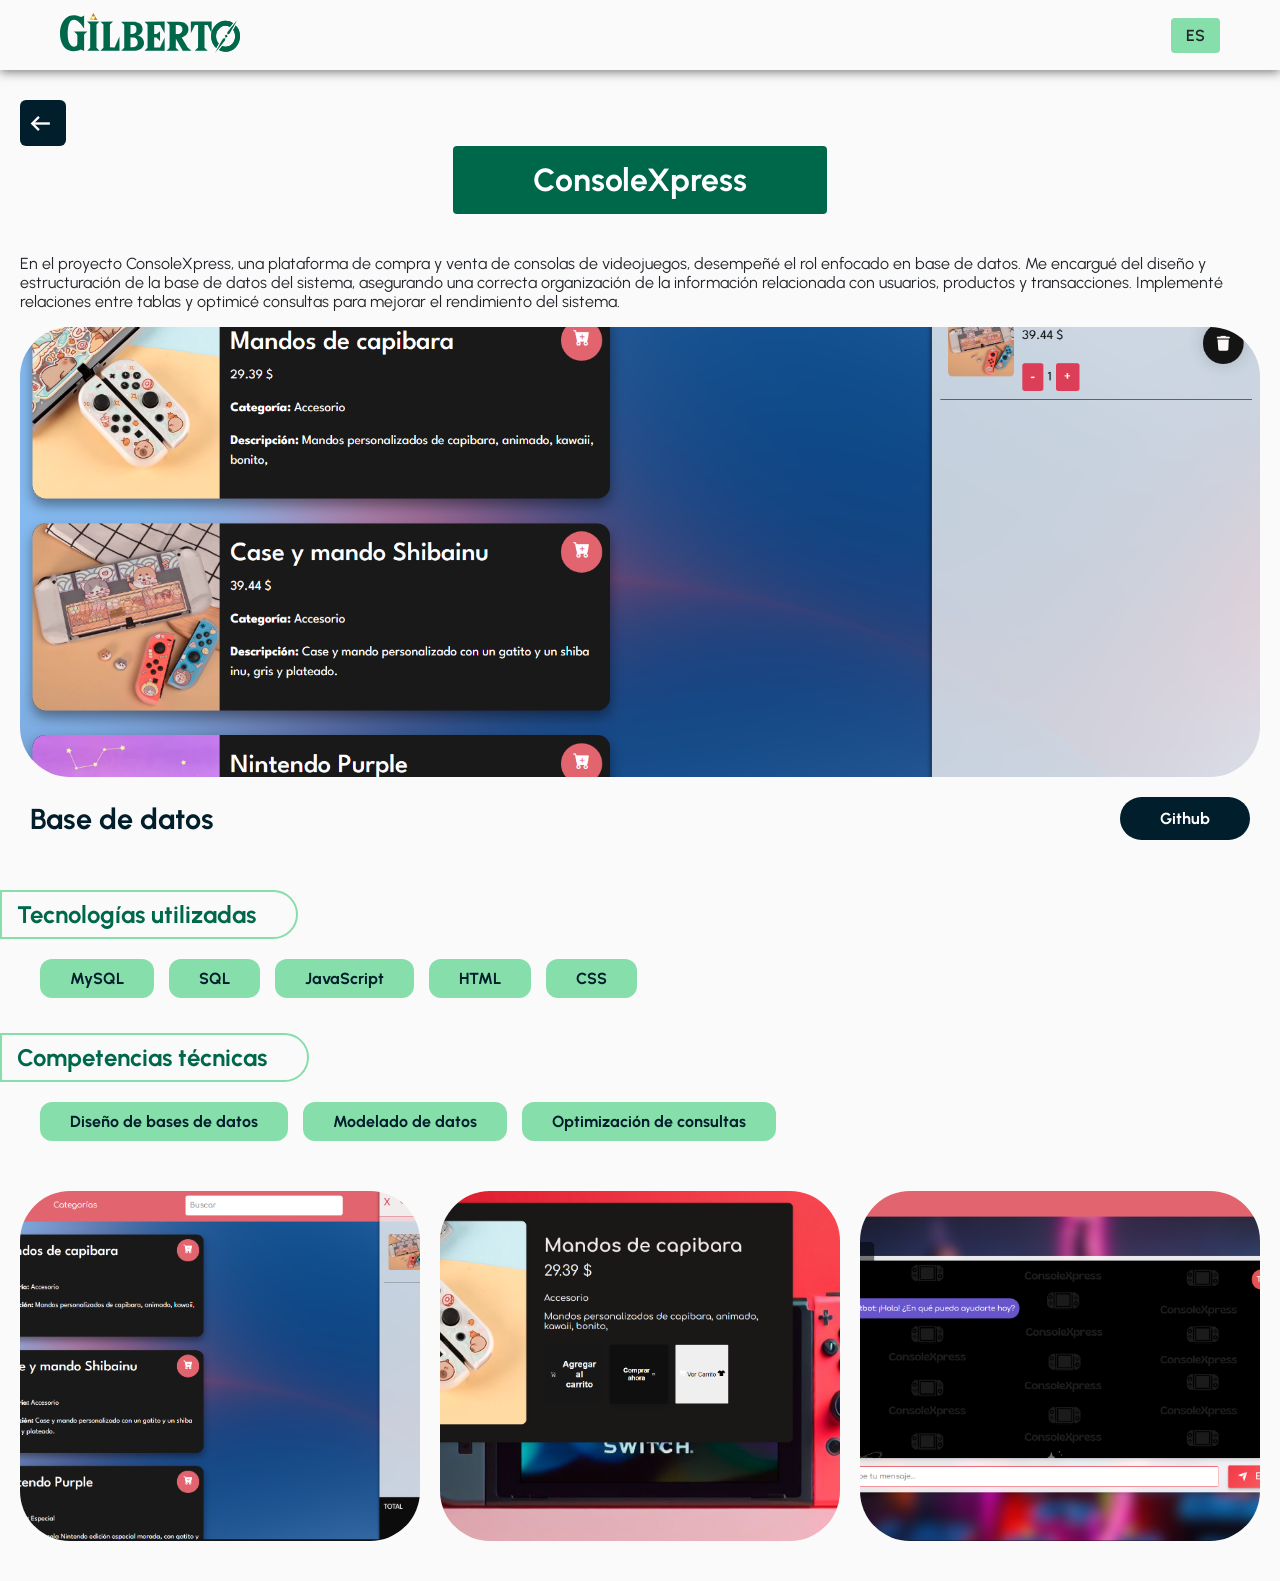
<file: proyectos/consolexpress/consolexpress.html>
<!doctype html>
<html lang="es">
  <head>
    <meta charset="UTF-8" />
    <meta name="viewport" content="width=device-width, initial-scale=1.0" />
    <link
      href="https://fonts.googleapis.com/css2?family=Urbanist:ital,wght@0,100..900;1,100..900&display=swap"
      rel="stylesheet"
    />

    <title>ConsoleXpress</title>

    <link rel="stylesheet" href="../../proyectos/estilo-proyecto.css" />
  </head>

  <body>
    <header class="navegacion">
      <div class="logo">
        <img
          src="../../images/logo/logo-gil-verde.svg"
          class="logo-nav"
          alt=""
        />
      </div>

      <a class="idioma" id="btnIdioma">ES</a>
    </header>

    <main class="contenedor-proyecto">
      <a href="../../index.html" class="btn-regresar">
        <svg
          viewBox="0 0 32 32"
          width="25px"
          xmlns="http://www.w3.org/2000/svg"
        >
          <line
            fill="none"
            stroke="#FFFFFF"
            stroke-width="3"
            x1="6"
            y1="16"
            x2="28"
            y2="16"
          />
          <polyline
            fill="none"
            stroke="#FFFFFF"
            stroke-width="3"
            points="14,24.5 5.5,16 14,7.5 "
          />
        </svg>
      </a>

      <header class="proyecto-header-center">
        <h1 class="proyecto-titulo-box">ConsoleXpress</h1>
      </header>

      <p
        class="proyecto-descripcion-corta"
        data-es="En el proyecto ConsoleXpress, una plataforma de compra y venta de consolas de videojuegos, desempeñé el rol enfocado en base de datos. Me encargué del diseño y estructuración de la base de datos del sistema, asegurando una correcta organización de la información relacionada con usuarios, productos y transacciones. Implementé relaciones entre tablas y optimicé consultas para mejorar el rendimiento del sistema."
        data-en="In the ConsoleXpress project, a platform for buying and selling video game consoles, I played a database-focused role. I was responsible for designing and structuring the system's database, ensuring proper organization of information related to users, products, and transactions. I implemented relationships between tables and optimized queries to improve system performance."
      >
        En el proyecto ConsoleXpress, una plataforma de compra y venta de
        consolas de videojuegos, desempeñé el rol enfocado en base de datos. Me
        encargué del diseño y estructuración de la base de datos del sistema,
        asegurando una correcta organización de la información relacionada con
        usuarios, productos y transacciones. Implementé relaciones entre tablas
        y optimicé consultas para mejorar el rendimiento del sistema.
      </p>

      <section class="banner-principal">
        <img
          src="../../proyectos/consolexpress/img-console-carrito.png"
          class="img-redondeada principal"
          alt="Vista previa"
        />
      </section>

      <div class="header-bottom-row">
        <h2 class="proyecto-rol" data-es="Base de datos" data-en="Database">
          Base de datos
        </h2>

        <a
          href="#"
          target="_blank"
          class="btn-github-dark"
          data-es="Github"
          data-en="Github"
        >
          Github
        </a>
      </div>

      <section class="info-seccion">
        <div
          class="etiqueta-verde-borde"
          data-es="Tecnologías utilizadas"
          data-en="Technologies Used"
        >
          Tecnologías utilizadas
        </div>

        <div class="tags-contenedor">
          <span class="tag-verde-claro">MySQL</span>
          <span class="tag-verde-claro">SQL</span>
          <span class="tag-verde-claro">JavaScript</span>
          <span class="tag-verde-claro">HTML</span>
          <span class="tag-verde-claro">CSS</span>
        </div>
      </section>

      <section class="info-seccion">
        <div
          class="etiqueta-verde-borde"
          data-es="Competencias técnicas"
          data-en="Technical Skills"
        >
          Competencias técnicas
        </div>

        <div class="tags-contenedor">
          <span
            class="tag-verde-claro"
            data-es="Diseño de bases de datos"
            data-en="Database Design"
          >
            Diseño de bases de datos
          </span>

          <span
            class="tag-verde-claro"
            data-es="Modelado de datos"
            data-en="Data Modeling"
          >
            Modelado de datos
          </span>

          <span
            class="tag-verde-claro"
            data-es="Optimización de consultas"
            data-en="Query Optimization"
          >
            Optimización de consultas
          </span>
        </div>
      </section>

      <section class="galeria-pruebas">
        <img
          src="../../proyectos/consolexpress/img-console-carrito.png"
          class="img-redondeada secundaria"
          alt="Prueba 1"
        />
        <img
          src="../../proyectos/consolexpress/console-individual.png"
          class="img-redondeada secundaria"
          alt="Prueba 2"
        />
        <img
          src="../../proyectos/consolexpress/chatbot.png"
          class="img-redondeada secundaria"
          alt="Prueba 3"
        />
      </section>
    </main>

    <script src="../../js/traductor.js"></script>
  </body>
</html>
</file>
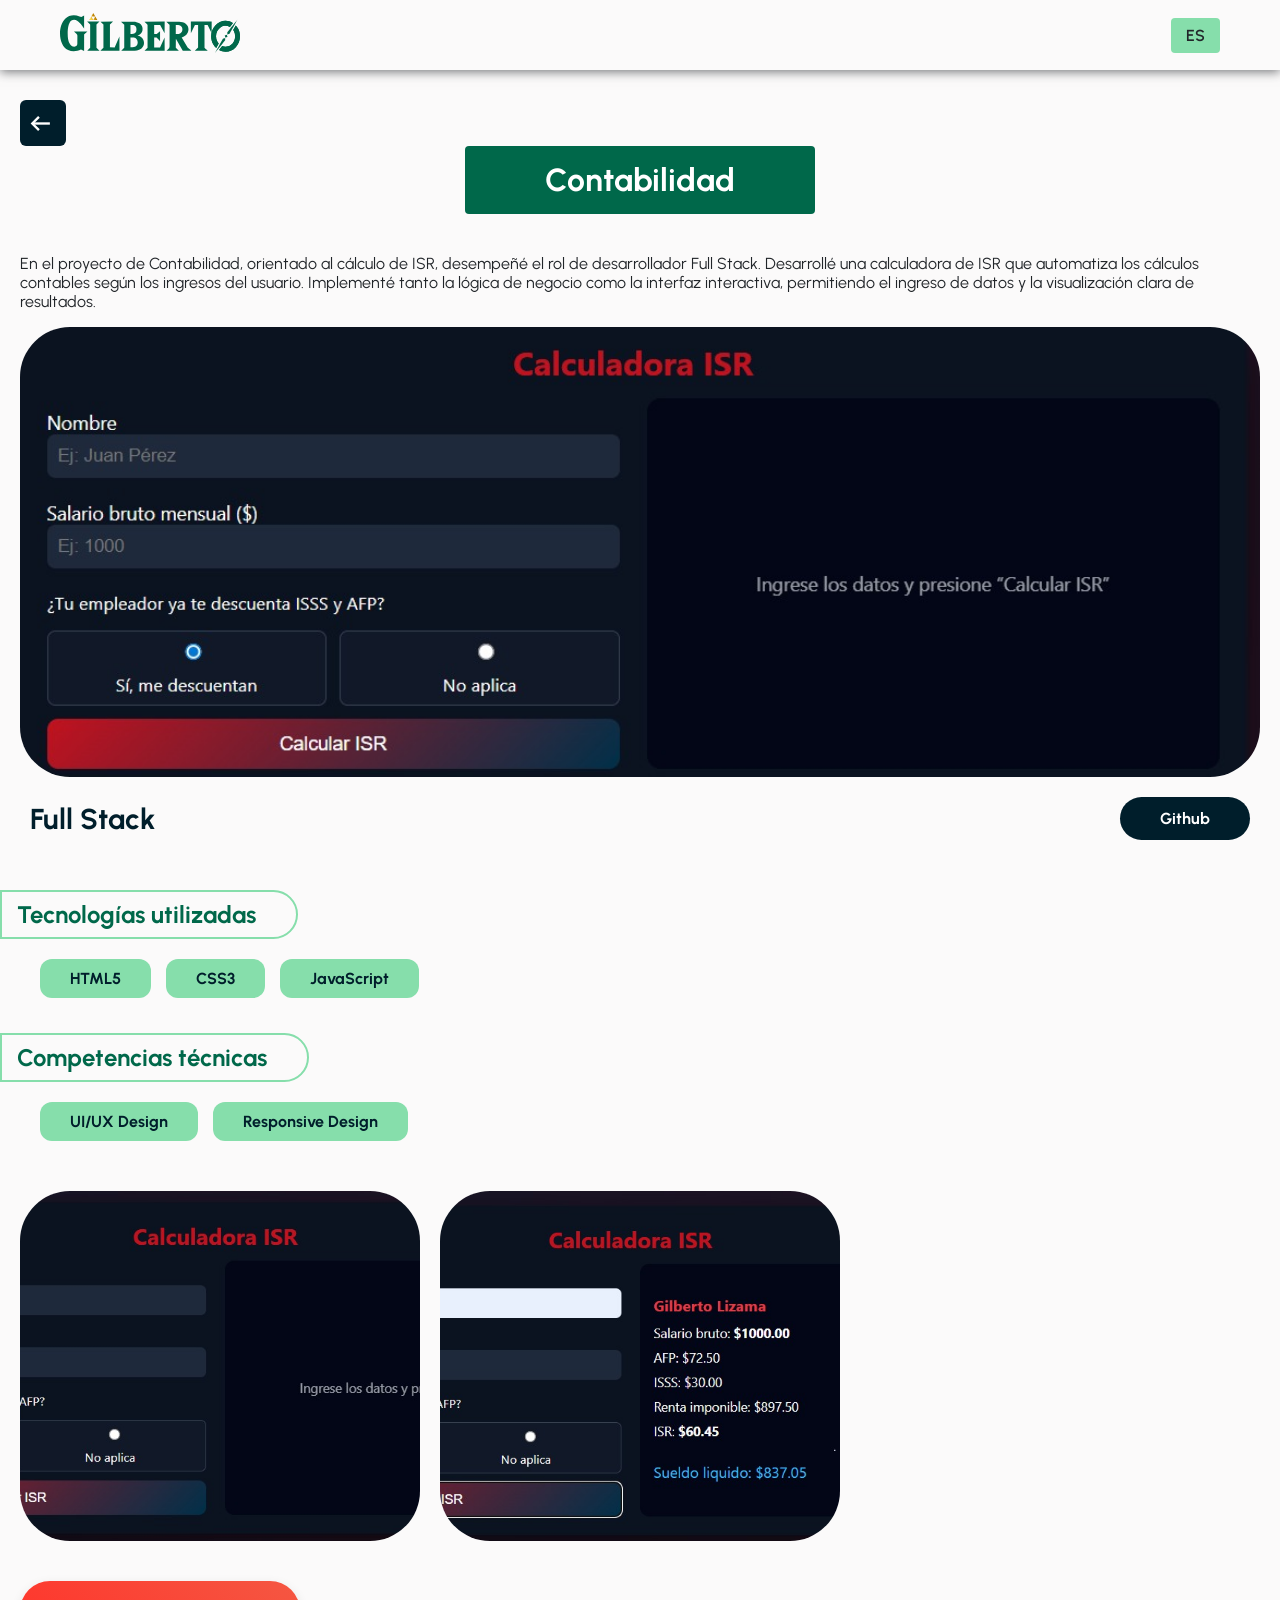
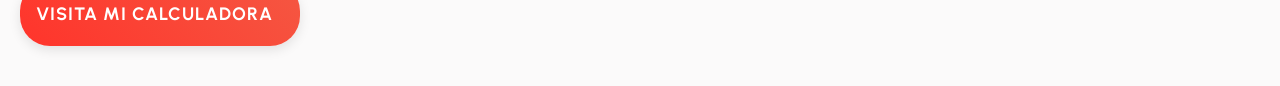
<file: proyectos/contabilidad/contabilidad.html>
<!doctype html>
<html lang="es">
  <head>
    <meta charset="UTF-8" />
    <meta name="viewport" content="width=device-width, initial-scale=1.0" />
    <link
      href="https://fonts.googleapis.com/css2?family=Urbanist:ital,wght@0,100..900;1,100..900&display=swap"
      rel="stylesheet"
    />

    <title>Contabilidad</title>

    <link rel="stylesheet" href="../../proyectos/estilo-proyecto.css" />
  </head>

  <body>
    <header class="navegacion">
      <div class="logo">
        <img
          src="../../images/logo/logo-gil-verde.svg"
          class="logo-nav"
          alt=""
        />
      </div>

      <a class="idioma" id="btnIdioma">ES</a>
    </header>

    <main class="contenedor-proyecto">
      <a href="../../index.html" class="btn-regresar">
        <svg
          viewBox="0 0 32 32"
          width="25px"
          xmlns="http://www.w3.org/2000/svg"
        >
          <line
            fill="none"
            stroke="#FFFFFF"
            stroke-width="3"
            x1="6"
            y1="16"
            x2="28"
            y2="16"
          />
          <polyline
            fill="none"
            stroke="#FFFFFF"
            stroke-width="3"
            points="14,24.5 5.5,16 14,7.5 "
          />
        </svg>
      </a>

      <header class="proyecto-header-center">
        <h1 class="proyecto-titulo-box">Contabilidad</h1>
      </header>

      <p
        class="proyecto-descripcion-corta"
        data-es="En el proyecto de Contabilidad, orientado al cálculo de ISR, desempeñé el rol de desarrollador Full Stack. Desarrollé una calculadora de ISR que automatiza los cálculos contables según los ingresos del usuario. Implementé tanto la lógica de negocio como la interfaz interactiva, permitiendo el ingreso de datos y la visualización clara de resultados."
        data-en="In the Accounting project, focused on income tax (ISR) calculation, I worked as a Full Stack developer. I developed an ISR calculator that automates accounting calculations based on user income. I implemented both the business logic and the interactive interface, allowing data input and clear visualization of results."
      >
        En el proyecto de Contabilidad, orientado al cálculo de ISR, desempeñé
        el rol de desarrollador Full Stack. Desarrollé una calculadora de ISR
        que automatiza los cálculos contables según los ingresos del usuario.
        Implementé tanto la lógica de negocio como la interfaz interactiva,
        permitiendo el ingreso de datos y la visualización clara de resultados.
      </p>

      <section class="banner-principal">
        <img
          src="../../proyectos/contabilidad/cont1.jpg"
          class="img-redondeada principal"
          alt="Vista previa"
        />
      </section>

      <div class="header-bottom-row">
        <h2 class="proyecto-rol" data-es="Full Stack" data-en="Full Stack">
          Full Stack
        </h2>

        <a
          href="https://github.com/Hatreck1/Calculadora-contabilidad.git"
          target="_blank"
          class="btn-github-dark"
          data-es="Github"
          data-en="Github"
        >
          Github
        </a>
      </div>

      <section class="info-seccion">
        <div
          class="etiqueta-verde-borde"
          data-es="Tecnologías utilizadas"
          data-en="Technologies Used"
        >
          Tecnologías utilizadas
        </div>

        <div class="tags-contenedor">
          <span class="tag-verde-claro">HTML5</span>
          <span class="tag-verde-claro">CSS3</span>
          <span class="tag-verde-claro">JavaScript</span>
        </div>
      </section>

      <section class="info-seccion">
        <div
          class="etiqueta-verde-borde"
          data-es="Competencias técnicas"
          data-en="Technical Skills"
        >
          Competencias técnicas
        </div>

        <div class="tags-contenedor">
          <span class="tag-verde-claro">UI/UX Design</span>
          <span class="tag-verde-claro">Responsive Design</span>
        </div>
      </section>

      <section class="galeria-pruebas">
        <img
          src="../../proyectos/contabilidad/cont1.jpg"
          class="img-redondeada secundaria"
          alt="Prueba 1"
        />
        <img
          src="../../proyectos/contabilidad/cont2.jpg"
          class="img-redondeada secundaria"
          alt="Prueba 2"
        />
      </section>

      <a
        href="https://hatreck1.github.io/Calculadora-contabilidad/"
        target="_blank"
        class="btn-contabilidad"
      >
        <span class="btn-text">Visita Mi Calculadora</span>
        <i class="ph ph-arrow-up-right"></i>
      </a>
    </main>

    <script src="../../js/traductor.js"></script>
  </body>
</html>
</file>
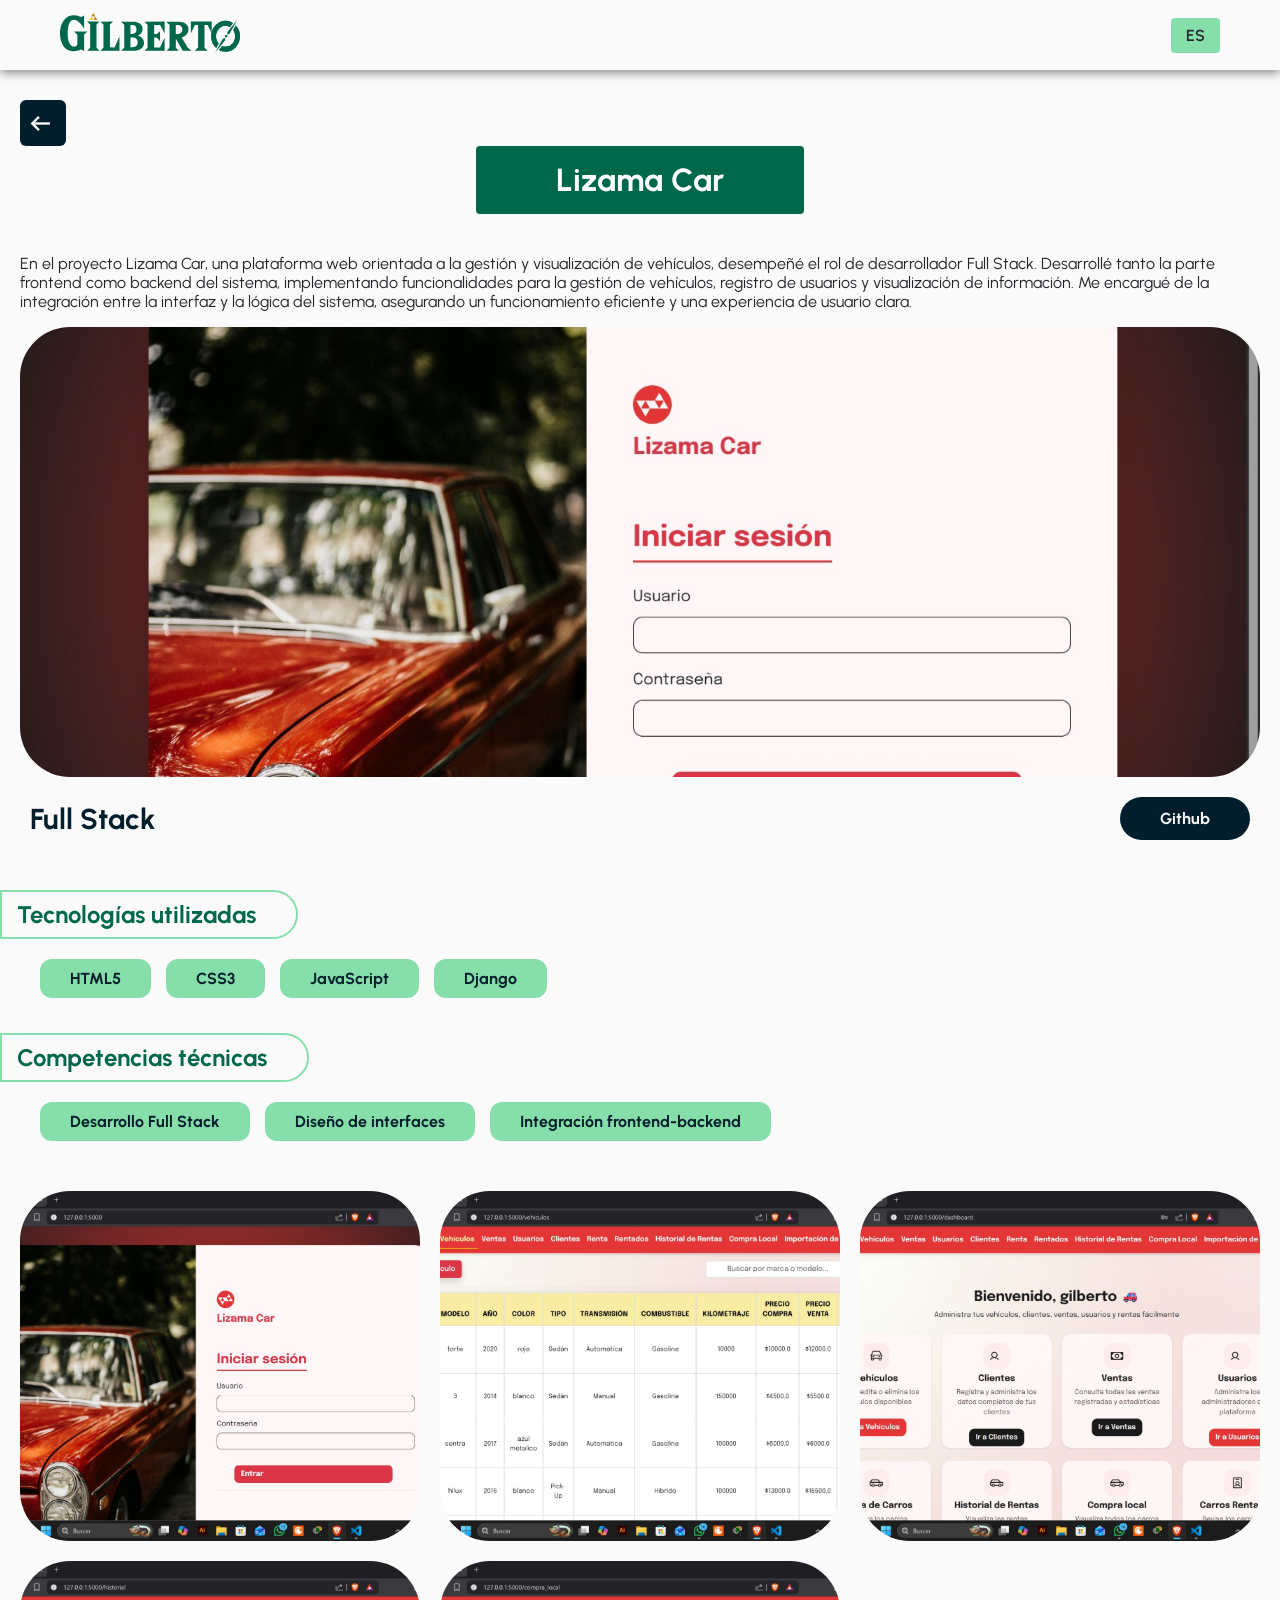
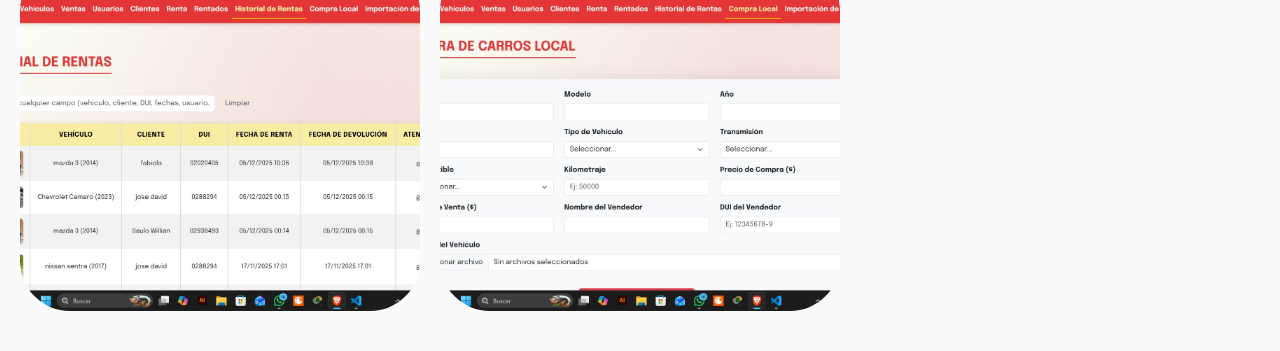
<file: proyectos/lizama-car/lizama-car.html>
<!doctype html>
<html lang="es">
  <head>
    <meta charset="UTF-8" />
    <meta name="viewport" content="width=device-width, initial-scale=1.0" />
    <link
      href="https://fonts.googleapis.com/css2?family=Urbanist:ital,wght@0,100..900;1,100..900&display=swap"
      rel="stylesheet"
    />

    <title>Lizama Car</title>

    <link rel="stylesheet" href="/proyectos/estilo-proyecto.css" />
  </head>

  <body>
    <header class="navegacion">
      <div class="logo">
        <img src="/images/logo/logo-gil-verde.svg" class="logo-nav" alt="" />
      </div>

      <a class="idioma" id="btnIdioma">ES</a>
    </header>

    <main class="contenedor-proyecto">
      <a href="../../index.html" class="btn-regresar">
        <svg
          viewBox="0 0 32 32"
          width="25px"
          xmlns="http://www.w3.org/2000/svg"
        >
          <line
            fill="none"
            stroke="#FFFFFF"
            stroke-width="3"
            x1="6"
            y1="16"
            x2="28"
            y2="16"
          />
          <polyline
            fill="none"
            stroke="#FFFFFF"
            stroke-width="3"
            points="14,24.5 5.5,16 14,7.5 "
          />
        </svg>
      </a>

      <header class="proyecto-header-center">
        <h1 class="proyecto-titulo-box">Lizama Car</h1>
      </header>

      <p
        class="proyecto-descripcion-corta"
        data-es="En el proyecto Lizama Car, una plataforma web orientada a la gestión y visualización de vehículos, desempeñé el rol de desarrollador Full Stack. Desarrollé tanto la parte frontend como backend del sistema, implementando funcionalidades para la gestión de vehículos, registro de usuarios y visualización de información. Me encargué de la integración entre la interfaz y la lógica del sistema, asegurando un funcionamiento eficiente y una experiencia de usuario clara."
        data-en="In the Lizama Car project, a web platform focused on vehicle management and visualization, I worked as a Full Stack developer. I developed both the frontend and backend of the system, implementing features for vehicle management, user registration, and data visualization. I was responsible for integrating the interface with the system logic, ensuring efficient performance and a clear user experience."
      >
        En el proyecto Lizama Car, una plataforma web orientada a la gestión y
        visualización de vehículos, desempeñé el rol de desarrollador Full
        Stack. Desarrollé tanto la parte frontend como backend del sistema,
        implementando funcionalidades para la gestión de vehículos, registro de
        usuarios y visualización de información. Me encargué de la integración
        entre la interfaz y la lógica del sistema, asegurando un funcionamiento
        eficiente y una experiencia de usuario clara.
      </p>

      <section class="banner-principal">
        <img
          src="/proyectos/lizama-car/login.jpg"
          class="img-redondeada principal"
          alt="Vista previa"
        />
      </section>

      <div class="header-bottom-row">
        <h2 class="proyecto-rol" data-es="Full Stack" data-en="Full Stack">
          Full Stack
        </h2>

        <a
          href="https://github.com/Hatreck1/Progra-III-2025.git"
          target="_blank"
          class="btn-github-dark"
          data-es="Github"
          data-en="Github"
        >
          Github
        </a>
      </div>

      <section class="info-seccion">
        <div
          class="etiqueta-verde-borde"
          data-es="Tecnologías utilizadas"
          data-en="Technologies Used"
        >
          Tecnologías utilizadas
        </div>

        <div class="tags-contenedor">
          <span class="tag-verde-claro">HTML5</span>
          <span class="tag-verde-claro">CSS3</span>
          <span class="tag-verde-claro">JavaScript</span>
          <span class="tag-verde-claro">Django</span>
        </div>
      </section>

      <section class="info-seccion">
        <div
          class="etiqueta-verde-borde"
          data-es="Competencias técnicas"
          data-en="Technical Skills"
        >
          Competencias técnicas
        </div>

        <div class="tags-contenedor">
          <span
            class="tag-verde-claro"
            data-es="Desarrollo Full Stack"
            data-en="Full Stack Development"
          >
            Desarrollo Full Stack
          </span>

          <span
            class="tag-verde-claro"
            data-es="Diseño de interfaces"
            data-en="Interface Design"
          >
            Diseño de interfaces
          </span>

          <span
            class="tag-verde-claro"
            data-es="Integración frontend-backend"
            data-en="Frontend-Backend Integration"
          >
            Integración frontend-backend
          </span>
        </div>
      </section>

      <section class="galeria-pruebas">
        <img
          src="/proyectos/lizama-car/login.jpg"
          class="img-redondeada secundaria"
          alt="Prueba 1"
        />
        <img
          src="/proyectos/lizama-car/car1.jpg"
          class="img-redondeada secundaria"
          alt="Prueba 2"
        />
        <img
          src="/proyectos/lizama-car/car2.jpg"
          class="img-redondeada secundaria"
          alt="Prueba 3"
        />
        <img
          src="/proyectos/lizama-car/car3.jpg"
          class="img-redondeada secundaria"
          alt="Prueba 4"
        />
        <img
          src="/proyectos/lizama-car/car4.jpg"
          class="img-redondeada secundaria"
          alt="Prueba 5"
        />
      </section>
    </main>

    <script src="../../js/traductor.js"></script>
  </body>
</html>
</file>
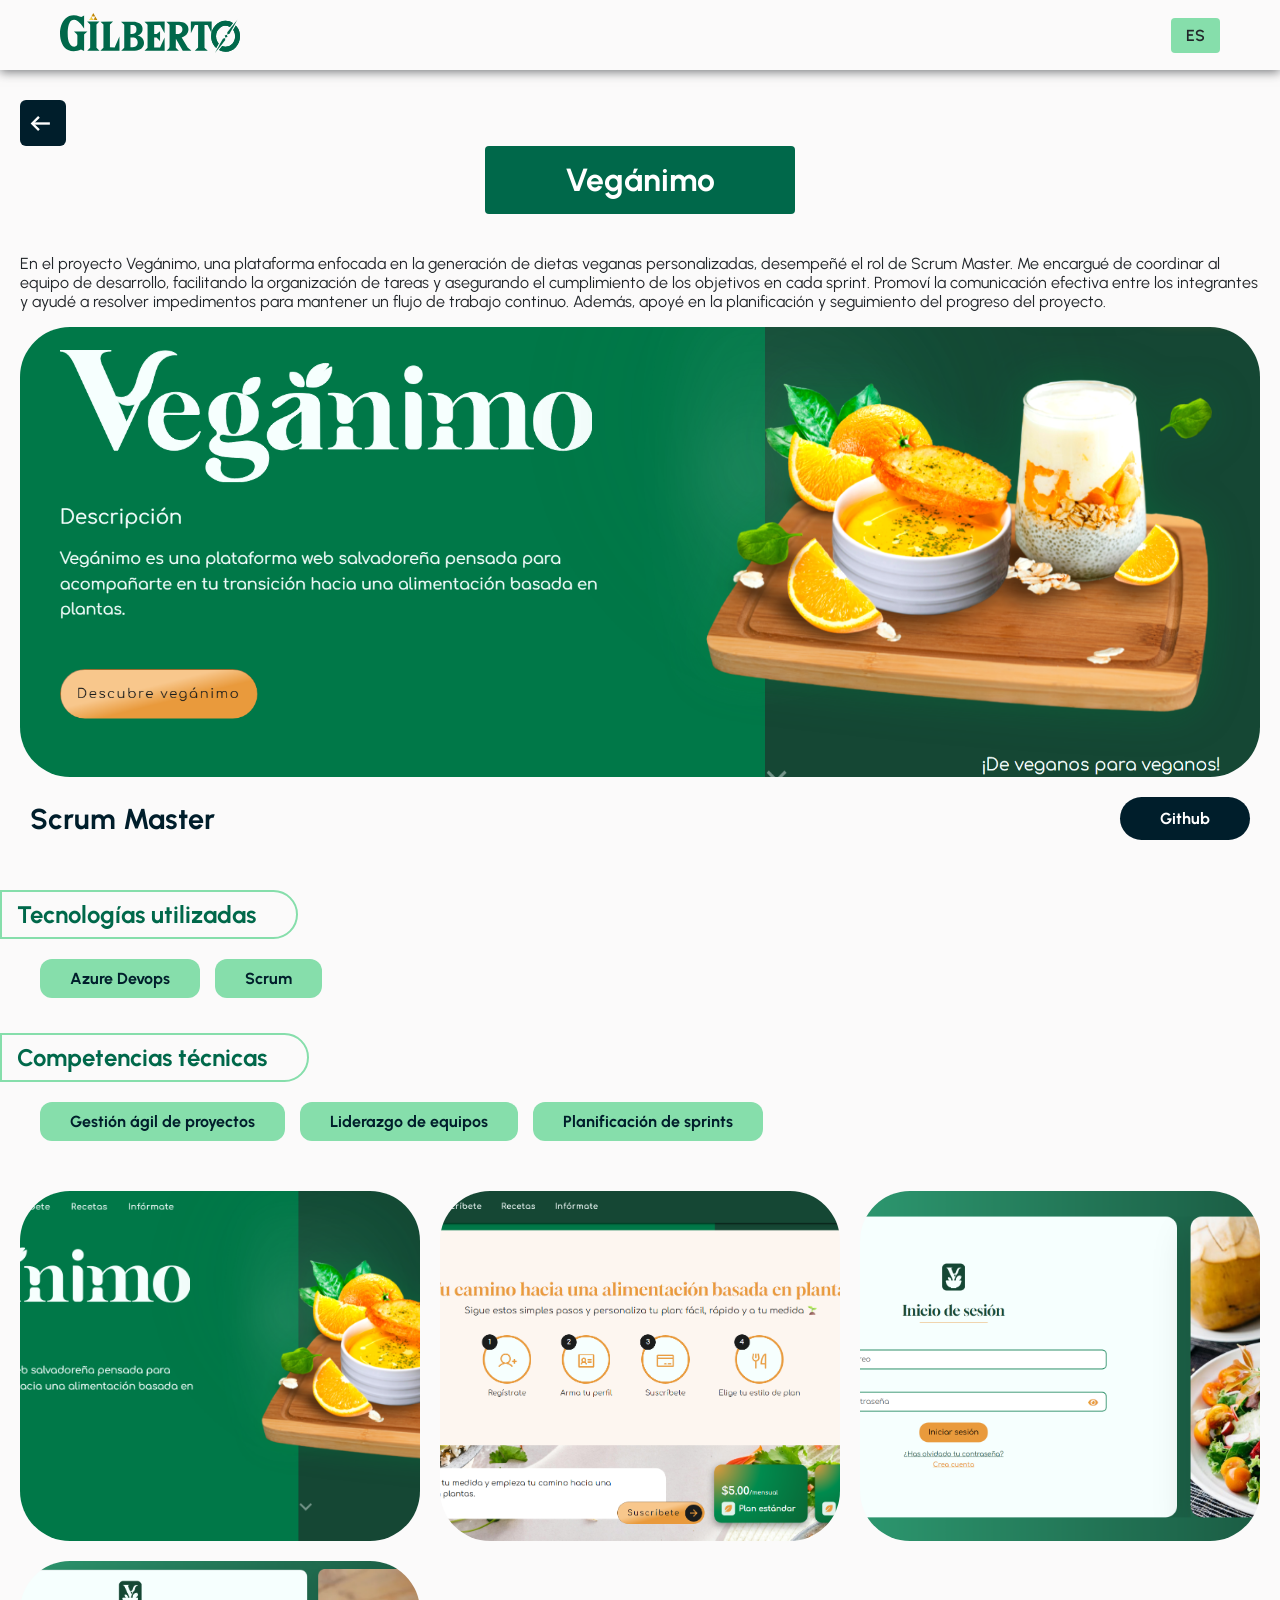
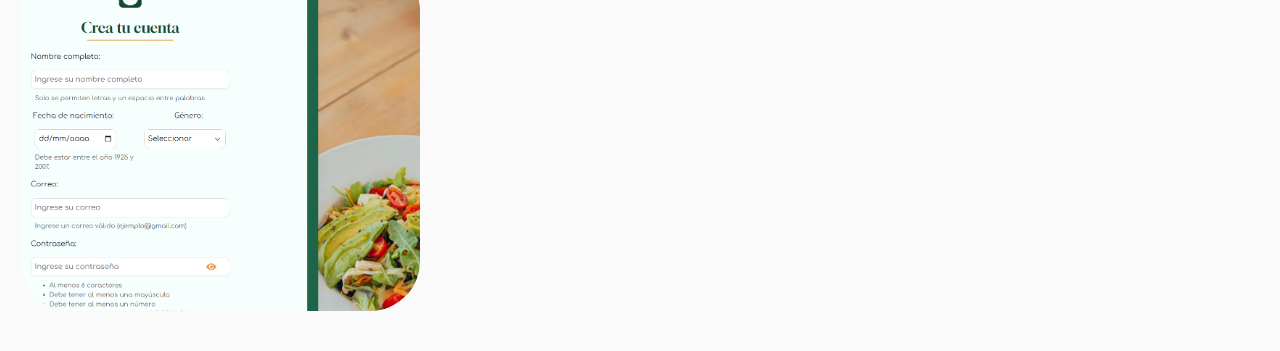
<file: proyectos/veganimo/veganimo.html>
<!doctype html>
<html lang="es">
  <head>
    <meta charset="UTF-8" />
    <meta name="viewport" content="width=device-width, initial-scale=1.0" />
    <link
      href="https://fonts.googleapis.com/css2?family=Urbanist:ital,wght@0,100..900;1,100..900&display=swap"
      rel="stylesheet"
    />

    <title>Vegánimo</title>

    <link rel="stylesheet" href="/proyectos/estilo-proyecto.css" />
  </head>

  <body>
    <header class="navegacion">
      <div class="logo">
        <img src="/images/logo/logo-gil-verde.svg" class="logo-nav" alt="" />
      </div>

      <a class="idioma" id="btnIdioma">ES</a>
    </header>

    <main class="contenedor-proyecto">
      <a
        href="../../index.html"
        onclick="guardarSeccion()"
        class="btn-regresar"
      >
        <svg
          viewBox="0 0 32 32"
          width="25px"
          xmlns="http://www.w3.org/2000/svg"
        >
          <line
            fill="none"
            stroke="#FFFFFF"
            stroke-width="3"
            x1="6"
            y1="16"
            x2="28"
            y2="16"
          />
          <polyline
            fill="none"
            stroke="#FFFFFF"
            stroke-width="3"
            points="14,24.5 5.5,16 14,7.5 "
          />
        </svg>
      </a>

      <header class="proyecto-header-center">
        <h1 class="proyecto-titulo-box">Vegánimo</h1>
      </header>

      <p
        class="proyecto-descripcion-corta"
        data-es="En el proyecto Vegánimo, una plataforma enfocada en la generación de dietas veganas personalizadas, desempeñé el rol de Scrum Master. Me encargué de coordinar al equipo de desarrollo, facilitando la organización de tareas y asegurando el cumplimiento de los objetivos en cada sprint. Promoví la comunicación efectiva entre los integrantes y ayudé a resolver impedimentos para mantener un flujo de trabajo continuo. Además, apoyé en la planificación y seguimiento del progreso del proyecto."
        data-en="In the Vegánimo project, a platform focused on generating personalized vegan diets, I worked as a Scrum Master. I coordinated the development team, facilitating task organization and ensuring the achievement of goals in each sprint. I promoted effective communication among team members and helped resolve impediments to maintain a continuous workflow. I also supported planning and tracking the project's progress."
      >
        En el proyecto Vegánimo, una plataforma enfocada en la generación de
        dietas veganas personalizadas, desempeñé el rol de Scrum Master. Me
        encargué de coordinar al equipo de desarrollo, facilitando la
        organización de tareas y asegurando el cumplimiento de los objetivos en
        cada sprint. Promoví la comunicación efectiva entre los integrantes y
        ayudé a resolver impedimentos para mantener un flujo de trabajo
        continuo. Además, apoyé en la planificación y seguimiento del progreso
        del proyecto.
      </p>

      <section class="banner-principal">
        <img
          src="/proyectos/veganimo/veganimo.png"
          class="img-redondeada principal"
          alt="Vista previa"
        />
      </section>

      <div class="header-bottom-row">
        <h2 class="proyecto-rol" data-es="Scrum Master" data-en="Scrum Master">
          Scrum Master
        </h2>

        <a
          href="https://github.com/RachellRG29/Veganimo_2025"
          target="_blank"
          class="btn-github-dark"
          data-es="Github"
          data-en="Github"
        >
          Github
        </a>
      </div>

      <section class="info-seccion">
        <div
          class="etiqueta-verde-borde"
          data-es="Tecnologías utilizadas"
          data-en="Technologies Used"
        >
          Tecnologías utilizadas
        </div>

        <div class="tags-contenedor">
          <span class="tag-verde-claro">Azure Devops</span>
          <span class="tag-verde-claro">Scrum</span>
        </div>
      </section>

      <section class="info-seccion">
        <div
          class="etiqueta-verde-borde"
          data-es="Competencias técnicas"
          data-en="Technical Skills"
        >
          Competencias técnicas
        </div>

        <div class="tags-contenedor">
          <span
            class="tag-verde-claro"
            data-es="Gestión ágil de proyectos"
            data-en="Agile Project Management"
          >
            Gestión ágil de proyectos
          </span>

          <span
            class="tag-verde-claro"
            data-es="Liderazgo de equipos"
            data-en="Team Leadership"
          >
            Liderazgo de equipos
          </span>

          <span
            class="tag-verde-claro"
            data-es="Planificación de sprints"
            data-en="Sprint Planning"
          >
            Planificación de sprints
          </span>
        </div>
      </section>

      <section class="galeria-pruebas">
        <img
          src="/proyectos/veganimo/veganimo.png"
          class="img-redondeada secundaria"
          alt="Prueba 1"
        />
        <img
          src="/proyectos/veganimo/veganimo2.png"
          class="img-redondeada secundaria"
          alt="Prueba 2"
        />
        <img
          src="/proyectos/veganimo/veganimo-login.png"
          class="img-redondeada secundaria"
          alt="Prueba 3"
        />
        <img
          src="/proyectos/veganimo/veganimo3.png"
          class="img-redondeada secundaria"
          alt="Prueba 4"
        />
      </section>
    </main>

    <script src="../../js/traductor.js"></script>
  </body>
</html>
</file>
<file: proyectos/estilo-proyecto.css>
:root {
    --blanco: #FBFAFA;
    --negro: #212529;
    --verde: #00684A;
    --verde-claro: #86DEAB;
    --verde-oscuro: #001E2B;
}

body {
    background-color: var(--blanco);
    font-family: 'Urbanist', sans-serif;
    color: var(--negro);
    margin: 0;
    padding: 100px 20px 40px 20px; /* Espacio para el header fixed */
}

/* Navegación */
.navegacion {
    width:100%;
    height:70px;
    background:#FBFAFA;
    box-shadow: #2125299a 0px 2px 10px;
    display:flex;
    justify-content:space-between;
    align-items:center;
    padding:0 60px;
    position:fixed;
    top:0;
    left: 0;
    z-index:1001;
    box-sizing: border-box;
}

.logo-nav{
    width: 180px; /* Tamaño ajustable según tu diseño */
    height: auto;
}

.idioma{
    background:#86DEAB;
    padding:8px 15px;
    border-radius:4px;
    font-weight: 600;
    cursor: pointer;
    z-index: 1002;
}

.btn-regresar {
    background: var(--verde-oscuro);
    border-radius: 6px;
    padding: 8px;
    display: flex;
    width: 30px;
    height: 30px;
    align-items: center;
}

/* Header de Proyecto (Título Central) */
.proyecto-header-center {
    display: flex;
    justify-content: center;
    margin-bottom: 40px;
}

.proyecto-titulo-box {
    background-color: var(--verde);
    color: white;
    padding: 15px 80px;
    font-size: 2rem;
    border-radius: 4px;
    margin: 0;
}

/* Imágenes Redondeadas (como en la imagen de referencia) */
.img-redondeada {
    background-color: #D9D9D9; /* Placeholder */
    border-radius: 50px; /* Curva pronunciada de tu imagen */
    object-fit: cover;
    width: 100%;
    display: block;
}

.banner-principal {
    width: 100%;
    height: 450px;
}

.lbl-rol-desempeñado{
    font-size: 20px;
    padding-bottom: 40px;
    display: block;
}

.principal { height: 100%; }

/* Fila de Rol y Github */
.header-bottom-row {
    display: flex;
    justify-content: space-between;
    align-items: center;
    margin-top: 20px;
    margin-bottom: 50px;
    padding: 0 10px;
}

.proyecto-rol {
    color: var(--verde-oscuro);
    font-size: 1.8rem;
    font-weight: 700;
    margin: 0;
}

.btn-github-dark {
    background-color: var(--verde-oscuro);
    color: white;
    padding: 12px 40px;
    border-radius: 30px;
    text-decoration: none;
    font-weight: 700;
}

.btn-contabilidad {
    display: flex;
    justify-content: center;
    align-items: center;
    padding: 10px 15px;
    gap: 12px;
    height: 45px;
    width: auto;
    max-width: 250px;
    border: none;
    background: linear-gradient(45deg, #FF342B, #F55742);
    border-radius: 30px;
    cursor: pointer;
    position: relative;
    box-shadow: 0 4px 12px rgba(0, 0, 0, 0.1);
    transition: all 0.3s ease;
    overflow: hidden;
    margin-top: 40px;
    text-decoration: none;
}

.btn-contabilidad .btn-text {
    font-size: 18px;
    font-weight: bold;
    color: #fff;
    font-family: 'Urbanist', sans-serif;
    letter-spacing: 1px;
    text-transform: uppercase;
}

.btn-contabilidad i {
    font-size: 20px;
    color: #fff;
    transition: transform 0.3s ease;
}

.btn-contabilidad:hover {
    background: linear-gradient(45deg, #e52e26, #FF342B);
    box-shadow: 0 6px 18px rgba(0, 0, 0, 0.15);
    transform: translateY(-4px);
}

.btn-contabilidad:hover i {
    transform: translateX(5px);
}

.btn-contabilidad:active {
    transform: translateY(2px);
}

.btn-contabilidad:hover .btn-text {
    animation: textAnim 0.5s ease-in-out;
}

@keyframes textAnim {
    0% {
        letter-spacing: 1px;
    }
    50% {
        letter-spacing: 3px;
    }
    100% {
        letter-spacing: 1px;
    }
}

/* Secciones de Información */
.info-seccion {
    margin-bottom: 35px;
}

.etiqueta-verde-borde {
    display: inline-block;
    color: var(--verde);
    font-size: 1.5rem;
    font-weight: 700;
    border: 2px solid var(--verde-claro);
    border-radius: 0 30px 30px 0;
    padding: 8px 40px 8px 15px;
    margin-left: -20px;
    margin-bottom: 20px;
}

.tags-contenedor {
    display: flex;
    gap: 15px;
    flex-wrap: wrap;
    padding-left: 20px;
}

.tag-verde-claro {
    background-color: var(--verde-claro);
    color: var(--verde-oscuro);
    padding: 10px 30px;
    border-radius: 12px;
    font-weight: 700;
}

/* Galería inferior */
.galeria-pruebas {
    display: grid;
    grid-template-columns: repeat(3, 1fr);
    gap: 20px;
    margin-top: 50px;
}

.secundaria {
    height: 350px;
}

/* Mobile */
@media (max-width: 768px) {
    .header-bottom-row { flex-direction: column; gap: 20px; align-items: flex-start; }
    .galeria-pruebas { grid-template-columns: 1fr; }
    .proyecto-titulo-box { padding: 10px 40px; font-size: 1.5rem; }
}
</file>
